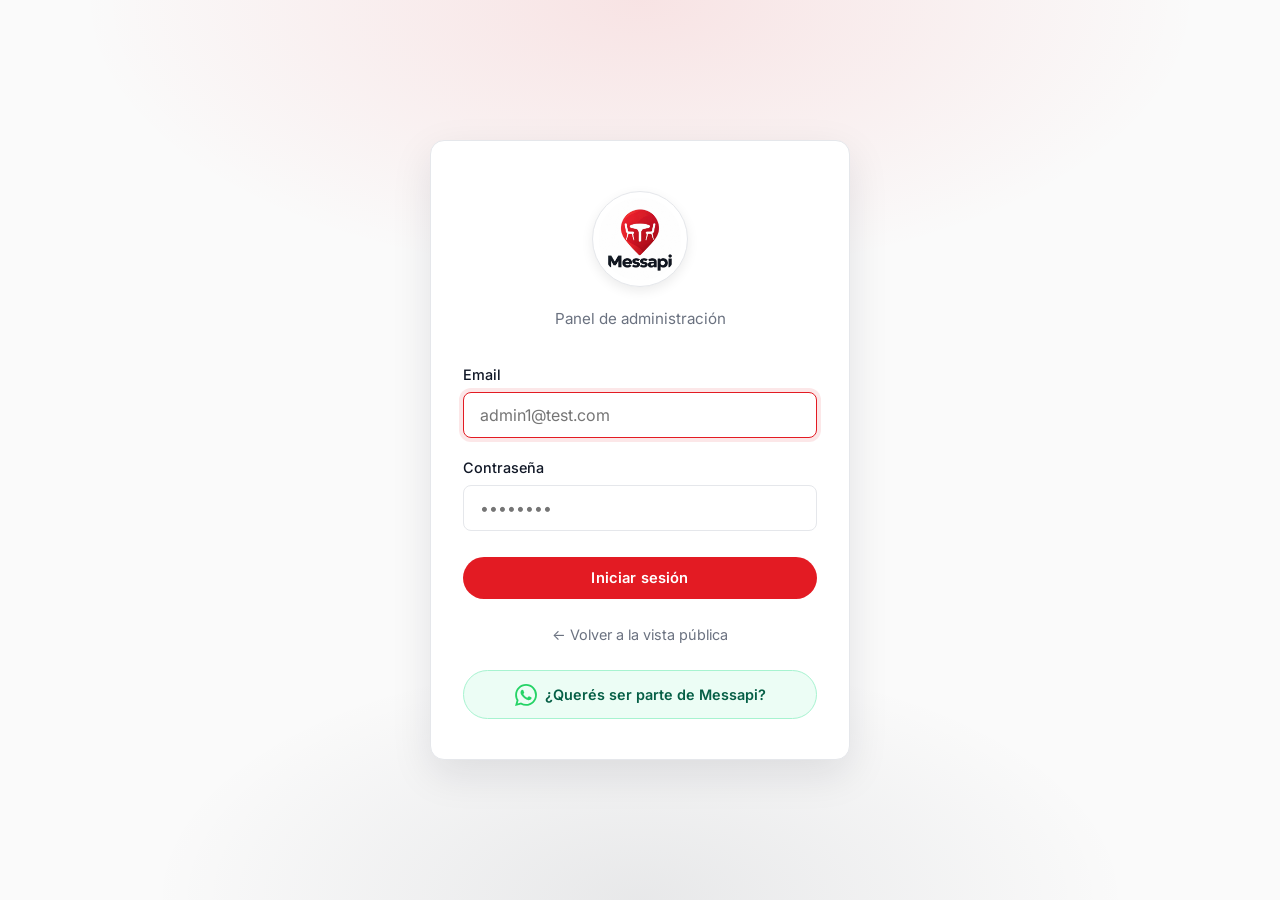
<file: index.html>
<!DOCTYPE html>
<html lang="es">
<head>
    <meta charset="UTF-8">
    <meta name="viewport"
          content="width=device-width, initial-scale=1.0, viewport-fit=cover">
    <meta name="theme-color" content="#E31B23">
    <title>Iniciar sesión — Messapi</title>

     <!-- Fuentes de Google (Playfair para títulos, Inter para textos) -->
    <link rel="preconnect" href="https://fonts.googleapis.com">
    <link rel="preconnect" href="https://fonts.gstatic.com" crossorigin>
    <link href="https://fonts.googleapis.com/css2?family=Playfair+Display:wght@600;700&family=Inter:wght@400;500;600;700&display=swap" rel="stylesheet">

     <!-- Hojas de estilo -->
    <link rel="stylesheet" href="css/global.css">
    <link rel="stylesheet" href="css/components.css">
    <link rel="stylesheet" href="css/mobile.css">
</head>
<body class="auth-page">

    <main class="auth-container">
        <div class="auth-card">
            
                        <!-- 1. Logo circular de Messapi -->
            <div style="display: flex; justify-content: center; margin-bottom: 20px; margin-top: 10px;">
                <div style="width: 96px; height: 96px; border-radius: 50%; overflow: hidden; display: flex; align-items: center; justify-content: center; background: #ffffff; border: 1px solid #e5e7eb; padding: 6px; box-shadow: 0 4px 12px rgba(0,0,0,0.08);">
                    <img src="assets/logo.jpeg" alt="Messapi" style="width: 100%; height: 100%; object-fit: contain; border-radius: 50%;">
                </div>
            </div>

           <!-- 2. Subtítulo debajo del logo -->
            <p class="auth-subtitle">Panel de administración</p>

              <!-- 3. Formulario de Login -->
            <form id="login-form" novalidate>
                <div class="form-group">
                    <!-- Campo de Email -->
                    <label for="email">Email</label>
                    <input type="email" id="email" name="email" required
                           placeholder="admin1@test.com"
                           autocomplete="email"
                           inputmode="email"
                           autofocus>
                </div>

                <!-- Campo de Contraseña -->
                <div class="form-group">
                    <label for="password">Contraseña</label>
                    <input type="password" id="password" name="password" required
                           placeholder="••••••••"
                           autocomplete="current-password">
                </div>

                  <!-- Botón para enviar el formulario -->
                <button type="submit" class="btn btn-primary btn-block" id="login-btn">
                    Iniciar sesión
                </button>

                  <!-- Cartel rojo de error (oculto por defecto) -->
                <div id="form-error" class="form-error" hidden></div>
            </form>

            <!-- 4. Link para volver a la vista pública -->
            <p class="auth-footer">
                <a href="public.html">← Volver a la vista pública</a>
            </p>

             <!-- 5. Cartel de WhatsApp para sumar restaurantes -->
            <div style="margin-top: 24px; text-align: center; width: 100%;">
                <a href="https://wa.me/5493434165613?text=Hola!%20Quiero%20sumar%20mi%20restaurante%20a%20Messapi" 
                   target="_blank" 
                   style="display: flex; align-items: center; justify-content: center; gap: 8px; padding: 12px 16px; background: #ecfdf5; border: 1px solid #a7f3d0; border-radius: 999px; text-decoration: none; color: #065f46; font-size: 0.9rem; font-weight: 600;">
                    <svg width="22" height="22" viewBox="0 0 24 24" fill="#25D366" xmlns="http://www.w3.org/2000/svg">
                        <path d="M17.472 14.382c-.297-.149-1.758-.867-2.03-.967-.273-.099-.471-.148-.67.15-.197.297-.767.966-.94 1.164-.173.199-.347.223-.644.075-.297-.15-1.255-.463-2.39-1.475-.883-.788-1.48-1.761-1.653-2.059-.173-.297-.018-.458.13-.606.134-.133.298-.347.446-.52.149-.174.198-.298.298-.497.099-.198.05-.371-.025-.52-.075-.149-.669-1.612-.916-2.207-.242-.579-.487-.5-.669-.51-.173-.008-.371-.01-.57-.01-.198 0-.52.074-.792.372-.272.297-1.04 1.016-1.04 2.479 0 1.462 1.065 2.875 1.213 3.074.149.198 2.096 3.2 5.077 4.487.709.306 1.262.489 1.694.625.712.227 1.36.195 1.871.118.571-.085 1.758-.719 2.006-1.413.248-.694.248-1.289.173-1.413-.074-.124-.272-.198-.57-.347m-5.421 7.403h-.004a9.87 9.87 0 01-5.031-1.378l-.361-.214-3.741.982.998-3.648-.235-.374a9.86 9.86 0 01-1.51-5.26c.001-5.45 4.436-9.884 9.888-9.884 2.64 0 5.122 1.03 6.988 2.898a9.825 9.825 0 012.893 6.994c-.003 5.45-4.437 9.884-9.885 9.884m8.413-18.297A11.815 11.815 0 0012.05 0C5.495 0 .16 5.335.157 11.892c0 2.096.547 4.142 1.588 5.945L.057 24l6.305-1.654a11.882 11.882 0 005.683 1.448h.005c6.554 0 11.89-5.335 11.893-11.893a11.821 11.821 0 00-3.48-8.413z"/>
                    </svg>
                    ¿Querés ser parte de Messapi?
                </a>
            </div>

        </div>
    </main>

     <!-- Scripts (se cargan en orden para que las dependencias funcionen) -->
    <script src="js/config.js"></script>  <!-- Configuración global (URL de la API) -->
    <script src="js/utils/session.js"></script> <!-- Manejo del token y sesión -->
    <script src="js/utils/ui.js"></script>  <!-- Toasts, modales y loaders -->
    <script src="js/utils/guard.js"></script> <!-- Protección de rutas -->
    <script src="js/services/client.js"></script> <!-- Cliente HTTP (fetch) -->
    <script src="js/services/auth.js"></script> <!-- Lógica de login/logout -->
    <script src="js/pages/login.js"></script>  <!-- Lógica específica de esta página -->
</body>
</html>
</file>
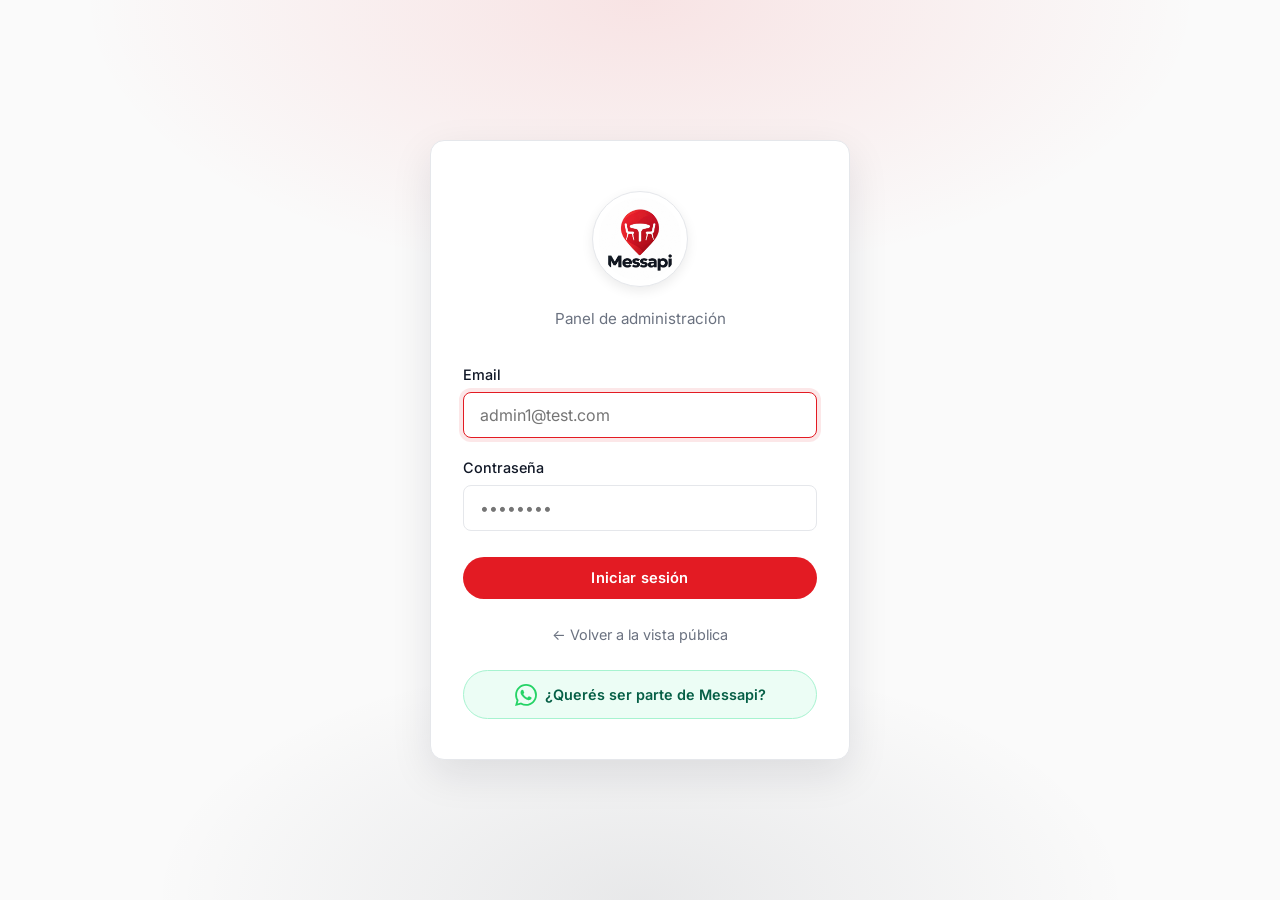
<file: home.html>
<!DOCTYPE html>
<html lang="es">
<head>
    <meta charset="UTF-8">
    <meta name="viewport"
          content="width=device-width, initial-scale=1.0, viewport-fit=cover">
    <meta name="theme-color" content="#8B1E3F">
    <title>Panel — Messapi</title>

    <link rel="preconnect" href="https://fonts.googleapis.com">
    <link rel="preconnect" href="https://fonts.gstatic.com" crossorigin>
    <link href="https://fonts.googleapis.com/css2?family=Playfair+Display:wght@600;700&family=Inter:wght@400;500;600;700&display=swap" rel="stylesheet">

    <link rel="stylesheet" href="css/global.css">
    <link rel="stylesheet" href="css/components.css">
    <link rel="stylesheet" href="css/mobile.css">
</head>
<body>

    <!-- ============================================
         Navbar
         ============================================ -->
    <header class="app-navbar">
        <div class="app-navbar__inner">

<div class="app-navbar__brand" style="display: flex; align-items: center; gap: 8px;">
    
    <!-- Logo en círculo -->
    <div style="width: 32px; height: 32px; border-radius: 50%; overflow: hidden; display: flex; align-items: center; justify-content: center; background: #ffffff; border: 1px solid var(--border); padding: 2px; flex-shrink: 0;">
        <img src="assets/logo.jpeg" alt="Messapi" style="width: 100%; height: 100%; object-fit: contain; border-radius: 50%;">
    </div>

    <!-- Texto "Messapi" y Badge "Admin" -->
    <span style="font-family: var(--font-display); font-size: 1.1rem; font-weight: 700; color: var(--ink);">Messapi</span>
    <span class="app-navbar__badge" style="margin-left: 0;">Admin</span>
    
</div>

            <nav class="app-navbar__actions">
                <button type="button" class="navbar-btn is-active" id="nav-home" title="Home">
                    <svg class="navbar-btn__icon" viewBox="0 0 24 24" width="18" height="18" aria-hidden="true">
                        <path d="M3 10.5 12 3l9 7.5V21a1 1 0 0 1-1 1h-5v-7h-6v7H4a1 1 0 0 1-1-1V10.5Z"
                              fill="none" stroke="currentColor" stroke-width="1.8"
                              stroke-linejoin="round" stroke-linecap="round"/>
                    </svg>
                    <span class="navbar-btn__label">Home</span>
                </button>

                <button type="button" class="navbar-btn" id="nav-edit" title="Editar">
                    <svg class="navbar-btn__icon" viewBox="0 0 24 24" width="18" height="18" aria-hidden="true">
                        <path d="M4 20h4l10-10-4-4L4 16v4Z"
                              fill="none" stroke="currentColor" stroke-width="1.8"
                              stroke-linejoin="round" stroke-linecap="round"/>
                        <path d="M13.5 6.5 17.5 10.5"
                              fill="none" stroke="currentColor" stroke-width="1.8"
                              stroke-linecap="round"/>
                    </svg>
                    <span class="navbar-btn__label">Editar</span>
                </button>

                <a href="public.html" class="navbar-btn" id="nav-public" title="Vista pública">
                    <svg class="navbar-btn__icon" viewBox="0 0 24 24" width="18" height="18" aria-hidden="true">
                        <path d="M2 12s3.5-7 10-7 10 7 10 7-3.5 7-10 7S2 12 2 12Z"
                              fill="none" stroke="currentColor" stroke-width="1.8"
                              stroke-linejoin="round" stroke-linecap="round"/>
                        <circle cx="12" cy="12" r="3"
                                fill="none" stroke="currentColor" stroke-width="1.8"/>
                    </svg>
                    <span class="navbar-btn__label">Vista pública</span>
                </a>

                <button type="button" class="navbar-btn navbar-btn--danger" id="nav-logout" title="Cerrar sesión">
                    <svg class="navbar-btn__icon" viewBox="0 0 24 24" width="18" height="18" aria-hidden="true">
                        <path d="M15 3h4a1 1 0 0 1 1 1v16a1 1 0 0 1-1 1h-4"
                              fill="none" stroke="currentColor" stroke-width="1.8"
                              stroke-linecap="round"/>
                        <path d="M10 17l-5-5 5-5"
                              fill="none" stroke="currentColor" stroke-width="1.8"
                              stroke-linecap="round" stroke-linejoin="round"/>
                        <path d="M5 12h12"
                              fill="none" stroke="currentColor" stroke-width="1.8"
                              stroke-linecap="round"/>
                    </svg>
                    <span class="navbar-btn__label">Salir</span>
                </button>
            </nav>

        </div>
    </header>

    <!-- ============================================
         Panel de mesas
         ============================================ -->
    <main class="tables-panel">

        <!-- Hero -->
        <section class="tables-hero">
            <div class="tables-hero__head">
                <h1 class="tables-hero__title">PANEL GENERAL DE MESAS</h1>

                <label class="toggle" id="open-toggle" title="Abrir o cerrar el restaurante">
                    <input type="checkbox" id="open-checkbox">
                    <span class="toggle__track">
                        <span class="toggle__thumb"></span>
                    </span>
                    <span class="toggle__label" id="toggle-label">—</span>
                </label>
            </div>

            <p class="tables-hero__subtitle" id="restaurant-info">Cargando...</p>

                        <!-- Buscador y Filtros -->
            <div style="margin-top: 16px; display: flex; flex-direction: column; gap: 10px;">
                
                <!-- Buscador de mesas -->
                <div class="search-table-wrapper">
                    <span class="search-table-icon">
                        <svg viewBox="0 0 24 24" width="18" height="18" fill="none" stroke="currentColor" stroke-width="2.5">
                            <circle cx="11" cy="11" r="7"/>
                            <path d="m20 20-3.5-3.5" stroke-linecap="round"/>
                        </svg>
                    </span>
                    <input type="number" id="search-table-input" placeholder="Buscar mesa N°..." class="search-table-input">
                </div>

                <!-- Filtros por estado -->
                <div class="tables-filter" id="tables-filter" style="margin-top: 0;">
                    <button type="button" class="filter-tab is-active" data-filter="all">
                        Todas (<span id="count-all">0</span>)
                    </button>
                    <button type="button" class="filter-tab" data-filter="available">
                        <span class="filter-tab__dot filter-tab__dot--green"></span>
                        Libres (<span id="count-available">0</span>)
                    </button>
                    <button type="button" class="filter-tab" data-filter="occupied">
                        <span class="filter-tab__dot filter-tab__dot--red"></span>
                        Ocupadas (<span id="count-occupied">0</span>)
                    </button>
                    <button type="button" class="filter-tab" data-filter="reserved">
                        <span class="filter-tab__dot filter-tab__dot--yellow"></span>
                        Reservadas (<span id="count-reserved">0</span>)
                    </button>
                </div>
            </div>

        <!-- Loading -->
        <div id="loading" class="state-block">
            <div class="spinner"></div>
            <p>Cargando tus mesas...</p>
        </div>

        <!-- Sin restaurante -->
        <section id="empty-state" class="empty-restaurant" hidden>
            <div class="empty-restaurant__card">
                <h2 class="empty-restaurant__title">Todavía no tenés un restaurante</h2>
                <p class="empty-restaurant__text">
                    Creá tu primer restaurante para empezar a gestionar tus mesas.
                </p>
                <button type="button" class="btn btn-primary" id="create-restaurant-btn">
                    Crear mi restaurante
                </button>
            </div>
        </section>

        <!-- Sin mesas -->
        <section id="no-tables-state" class="state-block" hidden>
            <p>No tenés mesas todavía.</p>
            <button type="button" class="btn btn-primary" id="add-tables-btn">
                Agregar mesas
            </button>
        </section>

        <!-- Grid de mesas -->
        <section id="tables-content" hidden>
            <div id="tables-grid" class="tables-grid"></div>

            <!-- Leyenda -->
            <div class="legend">
                <span class="legend__item">
                    <span class="legend__dot legend__dot--available"></span>
                    Disponible
                </span>
                <span class="legend__item">
                    <span class="legend__dot legend__dot--reserved"></span>
                    Reservada
                </span>
                <span class="legend__item">
                    <span class="legend__dot legend__dot--occupied"></span>
                    Ocupada
                </span>
            </div>
        </section>

    </main>

    <!-- ============================================
         Modal: Editar restaurante
         ============================================ -->
    <div class="modal-overlay" id="edit-modal" hidden>
        <div class="modal modal--large">

            <div class="modal__header">
                <h2 class="modal__title" id="edit-modal-title">Editar restaurante</h2>
                <button type="button" class="modal__close" id="edit-cancel" aria-label="Cerrar">✕</button>
            </div>

            <!-- Pestañas -->
            <div class="tabs">
                <button type="button" class="tab is-active" data-tab="info">
                    Información
                </button>
                <button type="button" class="tab" data-tab="add">
                    Agregar mesas
                </button>
                <button type="button" class="tab" data-tab="remove">
                    Eliminar mesas
                </button>
            </div>

            <form id="edit-form" novalidate>

                <!-- Pestaña 1: Información -->
                <div class="tab-panel is-active" data-panel="info">
                    <div class="form-group">
                        <label for="name">Nombre</label>
                        <input type="text" id="name" required maxlength="150">
                    </div>
                    <div class="form-group">
                        <label for="address">Dirección</label>
                        <input type="text" id="address" required maxlength="255">
                    </div>
                    <div class="form-group">
                        <label for="phone">Teléfono</label>
                        <input type="text" id="phone" maxlength="30">
                    </div>
                    <div class="form-group">
                        <label for="description">Descripción</label>
                        <textarea id="description" rows="3" maxlength="1000"></textarea>
                    </div>
                </div>

                <!-- Pestaña 2: Agregar mesas -->
                <div class="tab-panel" data-panel="add">
                    <p class="form-section__hint">
                        Se agregarán mesas nuevas con la cantidad de sillas que elijas.
                    </p>

                    <div class="form-group" style="margin-top: 24px;">
                        <label class="numberbox__label">¿Cuántas mesas querés agregar?</label>
                        <div class="numberbox" id="add-tables-numberbox">
                            <button type="button" class="numberbox__btn" id="add-tables-minus">−</button>
                            <input type="number" class="numberbox__input" id="add-tables-count" min="1" max="100" step="1" value="5">
                            <button type="button" class="numberbox__btn" id="add-tables-plus">+</button>
                        </div>
                    </div>

                    <div class="form-group">
                        <label class="numberbox__label">¿Cuántas sillas tiene cada mesa?</label>
                        <div class="numberbox" id="add-chairs-numberbox">
                            <button type="button" class="numberbox__btn" id="add-chairs-minus">−</button>
                            <input type="number" class="numberbox__input" id="add-chairs-count" min="1" max="20" step="1" value="4">
                            <button type="button" class="numberbox__btn" id="add-chairs-plus">+</button>
                        </div>
                    </div>

                    <p class="numberbox__hint" id="add-hint">
                        Se agregarán <strong>5</strong> mesas con <strong>4</strong> sillas cada una.
                    </p>
                </div>

                <!-- Pestaña 3: Eliminar mesas -->
                <div class="tab-panel" data-panel="remove">
                    <p class="form-section__hint">
                        Se eliminarán las mesas con mayor número. Si alguna está ocupada, no se podrá.
                    </p>

                    <p class="remove-info" id="remove-info">
                        Actualmente tenés <strong>0</strong> mesas.
                    </p>

                    <div class="form-group" style="margin-top: 16px;">
                        <label class="numberbox__label">¿Cuántas mesas querés eliminar?</label>
                        <div class="numberbox" id="remove-tables-numberbox">
                            <button type="button" class="numberbox__btn" id="remove-tables-minus">−</button>
                            <input type="number" class="numberbox__input" id="remove-tables-count" min="0" max="100" step="1" value="0">
                            <button type="button" class="numberbox__btn" id="remove-tables-plus">+</button>
                        </div>
                    </div>

                    <p class="numberbox__hint" id="remove-hint">
                        Se eliminarán <strong>0</strong> mesas.
                    </p>
                </div>

                <!-- Error general -->
                <div id="form-error" class="form-error" hidden></div>

                <!-- Acciones -->
                <div class="modal__actions">
                    <button type="button" class="btn btn-outline" id="edit-cancel-2">
                        Cancelar
                    </button>
                    <button type="submit" class="btn btn-primary" id="edit-save">
                        Guardar
                    </button>
                </div>

            </form>
        </div>
    </div>

    <!-- ============================================
         Modal: Crear restaurante
         ============================================ -->
    <div class="modal-overlay" id="create-modal" hidden>
        <div class="modal">
            <h2 class="modal__title">Crear restaurante</h2>
            <p class="modal__message">Completá los datos de tu restaurante.</p>

            <form id="create-restaurant-form" novalidate>
                <div class="form-group">
                    <label for="create-name">Nombre</label>
                    <input type="text" id="create-name" required maxlength="150">
                </div>
                <div class="form-group">
                    <label for="create-address">Dirección</label>
                    <input type="text" id="create-address" required maxlength="255">
                </div>
                <div class="form-group">
                    <label for="create-phone">Teléfono</label>
                    <input type="text" id="create-phone" maxlength="30">
                </div>
                <div class="form-group">
                    <label for="create-description">Descripción</label>
                    <textarea id="create-description" rows="3" maxlength="1000"></textarea>
                </div>

                <div id="modal-error" class="form-error" hidden></div>

                <div class="modal__actions">
                    <button type="button" class="btn btn-outline" id="cancel-create-btn">
                        Cancelar
                    </button>
                    <button type="submit" class="btn btn-primary" id="submit-create-btn">
                        Crear restaurante
                    </button>
                </div>
            </form>
        </div>
    </div>

    <!-- ============================================
         Modal: Confirmar cambio
         ============================================ -->
    <div class="modal-overlay" id="confirm-modal" hidden>
        <div class="modal">
            <h2 class="modal__title" id="confirm-title">Confirmar cambio</h2>
            <p class="modal__message" id="confirm-message"></p>
            <div class="modal__actions">
                <button type="button" class="btn btn-outline" id="confirm-cancel">Cancelar</button>
                <button type="button" class="btn btn-primary" id="confirm-ok">Confirmar</button>
            </div>
        </div>
    </div>

    <!-- ============================================
         Modal: Bloqueado
         ============================================ -->
    <div class="modal-overlay" id="blocked-modal" hidden>
        <div class="modal">
            <h2 class="modal__title">No se puede reducir</h2>
            <p class="modal__message" id="blocked-message"></p>
            <div class="modal__actions">
                <button type="button" class="btn btn-primary" id="blocked-ok">Entendido</button>
            </div>
        </div>
    </div>

    <!-- Scripts -->
    <script src="js/config.js"></script>
    <script src="js/utils/session.js"></script>
    <script src="js/utils/ui.js"></script>
    <script src="js/utils/guard.js"></script>
    <script src="js/services/client.js"></script>
    <script src="js/services/auth.js"></script>
    <script src="js/services/restaurants.js"></script>
    <script src="js/services/tables.js"></script>
    <script src="js/pages/home.js"></script>
</body>
</html>
</file>
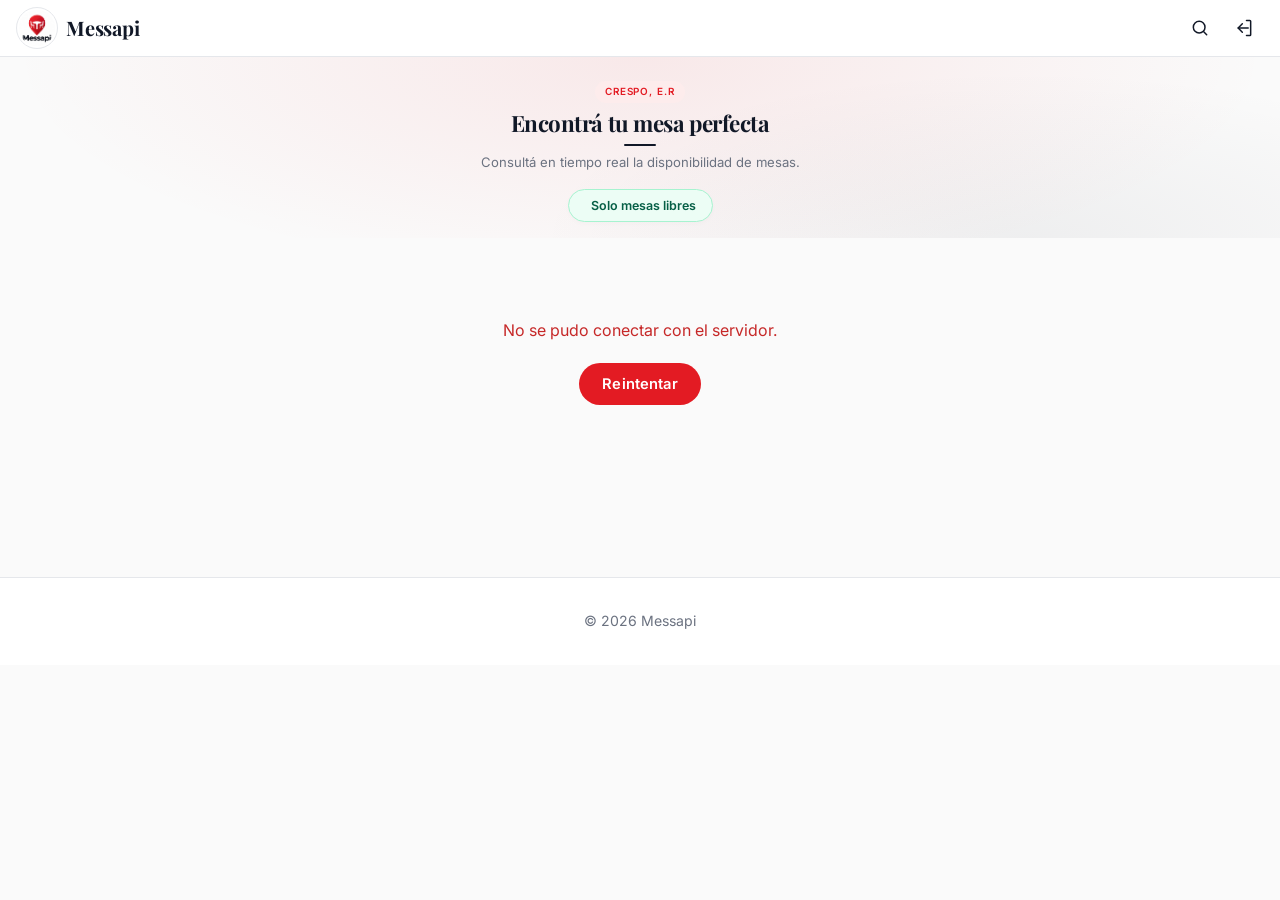
<file: public.html>
<!DOCTYPE html>
<html lang="es">

<head>
    <meta charset="UTF-8">
    <meta name="viewport" content="width=device-width, initial-scale=1.0, viewport-fit=cover">
    <meta name="theme-color" content="#8B1E3F">
    <title>Restaurantes — Messapi</title>

    <link rel="preconnect" href="https://fonts.googleapis.com">
    <link rel="preconnect" href="https://fonts.gstatic.com" crossorigin>
    <link
        href="https://fonts.googleapis.com/css2?family=Playfair+Display:wght@600;700&family=Inter:wght@400;500;600;700&display=swap"
        rel="stylesheet">

    <link rel="stylesheet" href="css/global.css">
    <link rel="stylesheet" href="css/components.css">
    <link rel="stylesheet" href="css/mobile.css">
</head>

<body class="public-page">

    <header class="app-header">
        <div class="app-header__inner"
            style="display: flex; align-items: center; justify-content: space-between; height: 56px; padding: 0 16px;">

            <!-- LOGO A LA IZQUIERDA -->
            <a href="public.html" style="display: flex; align-items: center; gap: 8px; text-decoration: none;">
                <!-- El círculo blanco -->
                <div
                    style="width: 42px; height: 42px; border-radius: 50%; overflow: hidden; display: flex; align-items: center; justify-content: center; background: #ffffff; border: 1px solid #e5e7eb; flex-shrink: 0; padding: 2px;">

                    <!-- La imagen se adapta completa sin recortarse (object-fit: contain) -->
                    <img src="assets/logo.jpeg" alt="Messapi"
                        style="width: 100%; height: 100%; object-fit: contain; border-radius: 50%;">

                </div>

                <!-- El texto "Messapi" -->
                <span
                    style="font-family: var(--font-display); font-size: 1.25rem; font-weight: 700; color: #111827; letter-spacing: -0.01em;">Messapi</span>
            </a>

            <div class="app-header__actions">
                <button type="button" class="icon-btn" id="search-toggle" aria-label="Buscar">
                    <svg viewBox="0 0 24 24" width="20" height="20" aria-hidden="true">
                        <circle cx="11" cy="11" r="7" fill="none" stroke="currentColor" stroke-width="1.8" />
                        <path d="m20 20-3.5-3.5" fill="none" stroke="currentColor" stroke-width="1.8"
                            stroke-linecap="round" />
                    </svg>
                </button>

                <a href="index.html" class="icon-btn" id="nav-login" aria-label="Iniciar sesión">
                    <svg viewBox="0 0 24 24" width="20" height="20" aria-hidden="true">
                        <path d="M15 3h4a1 1 0 0 1 1 1v16a1 1 0 0 1-1 1h-4" fill="none" stroke="currentColor"
                            stroke-width="1.8" stroke-linecap="round" />
                        <path d="M10 17l-5-5 5-5" fill="none" stroke="currentColor" stroke-width="1.8"
                            stroke-linecap="round" stroke-linejoin="round" />
                        <path d="M5 12h12" fill="none" stroke="currentColor" stroke-width="1.8"
                            stroke-linecap="round" />
                    </svg>
                </a>

                <a href="home.html" class="icon-btn" id="nav-back" hidden aria-label="Volver al panel">
                    <svg viewBox="0 0 24 24" width="20" height="20" aria-hidden="true">
                        <path d="M3 10.5 12 3l9 7.5V21a1 1 0 0 1-1 1h-5v-7h-6v7H4a1 1 0 0 1-1-1V10.5Z" fill="none"
                            stroke="currentColor" stroke-width="1.8" stroke-linejoin="round" stroke-linecap="round" />
                    </svg>
                </a>
            </div>
        </div>

        <div class="search-panel" id="search-panel" hidden>
            <div class="search-panel__inner">
                <span class="search-panel__icon">🔍</span>
                <input type="text" id="search-input"
                    placeholder="Buscar restaurante (ej: calle, nombre, descripción)..." autocomplete="off"
                    inputmode="search">
                <button type="button" class="search-panel__close" id="search-close" aria-label="Cerrar">✕</button>
            </div>
        </div>
    </header>

    <section class="hero">
        <div class="hero__inner">
            <p class="hero__eyebrow">Crespo, E.R</p>
            <h1 class="hero__title">Encontrá tu mesa perfecta</h1>
            <p class="hero__subtitle">
                Consultá en tiempo real la disponibilidad de mesas.
            </p>

            <!-- Botón "Solo libres" -->
            <div class="mobile-filters" id="mobile-filters" style="justify-content: center;">
                <button type="button" class="m-pill m-pill--only-open" id="only-open-btn">
                    <span class="dot-pulse dot-pulse--green"></span> Solo mesas libres
                </button>
            </div>
        </div>
    </section>

    <main class="public-main">

        <div id="loading" class="state-block">
            <div class="spinner"></div>
            <p>Cargando restaurantes...</p>
        </div>

        <div id="error-box" class="state-block state-block--error" hidden>
            <p id="error-message">Ocurrió un error.</p>
            <button class="btn btn-primary" onclick="location.reload()">Reintentar</button>
        </div>

        <div id="empty-box" class="state-block" hidden>
            <div class="empty-icon">🍽️</div>
            <p id="empty-message">No hay restaurantes registrados todavía.</p>
        </div>

        <section id="restaurants-list" class="restaurants-list" hidden></section>

    </main>

    <button id="back-to-top" class="back-to-top" aria-label="Volver arriba">
        <svg viewBox="0 0 24 24" width="26" height="26" aria-hidden="true">
            <path d="M12 19V5M5 12l7-7 7 7" fill="none" stroke="currentColor" stroke-width="2.5" stroke-linecap="round"
                stroke-linejoin="round" />
        </svg>
    </button>

    <footer class="app-footer">
        <p>&copy; 2026 Messapi</p>
    </footer>

    <script src="js/config.js"></script>
    <script src="js/utils/session.js"></script>
    <script src="js/utils/ui.js"></script>
    <script src="js/services/client.js"></script>
    <script src="js/services/public.js"></script>
    <script>
        // Header: mostrar "Login" o "Volver al panel" según sesión.
        (function () {
            const backBtn = document.getElementById('nav-back');
            const loginBtn = document.getElementById('nav-login');
            if (!backBtn || !loginBtn) return;

            if (Session.isLogged()) {
                backBtn.hidden = false;
                loginBtn.hidden = true;
            } else {
                backBtn.hidden = true;
                loginBtn.hidden = false;
            }
        })();
    </script>
    <script src="js/pages/public.js"></script>
</body>

</html>
</file>
<file: css/global.css>
/* =========================================================
   Reset y variables
   ========================================================= */
*, *::before, *::after {
    box-sizing: border-box;
    margin: 0;
    padding: 0;
}

:root {
    /* Paleta principal (Basada en el Logo Messapi) */
    --wine:        #E31B23; /* Rojo vibrante */
    --wine-dark:   #B31218; /* Rojo oscuro para hover */
    --wine-light:  #FDECEC; /* Rojo muy claro para fondos */

    --ink:         #111827; /* Negro del texto Messapi */
    --ink-soft:    #374151;
    --muted:       #6B7280;
    --muted-soft:  #9CA3AF;

    --gold:        #111827; /* Negro para mantener la elegancia */
    --gold-soft:   #E5E7EB;

    --cream:       #FAFAFA;
    --surface:     #FFFFFF;
    --border:      #E5E7EB;
    --border-dark: #D1D5DB;

    /* Estados */
    --success:     #2E7D32;
    --success-bg:  #E8F5E9;
    --warning:     #E65100;
    --warning-bg:  #FFF3E0;
    --danger:      #C62828;
    --danger-bg:   #FFEBEE;
    --info:        #1565C0;
    --info-bg:     #E3F2FD;
    --muted-bg:    #F3F4F6;

    /* Radios y sombras */
    --radius:      14px;
    --radius-sm:   8px;
    --radius-full: 999px;

    --shadow-sm:   0 1px 3px rgba(17, 24, 39, 0.04);
    --shadow-md:   0 4px 14px rgba(17, 24, 39, 0.06);
    --shadow-lg:   0 14px 40px rgba(17, 24, 39, 0.10);

    /* Tipografía */
    --font-display: 'Playfair Display', Georgia, serif;
    --font-sans:    'Inter', -apple-system, BlinkMacSystemFont, 'Segoe UI', Roboto, sans-serif;
}

[hidden] { display: none !important; }

html {
    font-family: var(--font-sans);
    color: var(--ink);
    background: var(--cream);
    line-height: 1.6;
    -webkit-font-smoothing: antialiased;
    -moz-osx-font-smoothing: grayscale;
}

body { min-height: 100vh; }

a { color: var(--wine); text-decoration: none; transition: color 0.15s; }
a:hover { color: var(--wine-dark); text-decoration: none; }

.container {
    width: 100%;
    max-width: 1200px;
    margin: 0 auto;
    padding: 0 24px;
}

/* =========================================================
   Header público  (Vista Pública)
   ========================================================= */
.app-header {
    background: rgba(255, 255, 255, 0.95);
    backdrop-filter: saturate(180%) blur(10px);
    -webkit-backdrop-filter: saturate(180%) blur(10px);
    border-bottom: 1px solid var(--border);
    position: sticky;
    top: 0;
    z-index: 100;
}

.app-header__inner {
    display: flex;
    align-items: center;
    justify-content: space-between;
    height: 72px;
}

.app-header__logo {
    display: flex;
    align-items: center;
    gap: 10px;
    font-family: var(--font-display);
    font-size: 1.25rem;
    font-weight: 700;
    color: var(--ink);
    letter-spacing: -0.01em;
}
.app-header__logo:hover { color: var(--wine); }

.logo-icon { font-size: 1.5rem; }
.logo-text { line-height: 1; }
.app-header__nav { display: flex; gap: 10px; }

/* =========================================================
   Hero público
   ========================================================= */
.hero {
    position: relative;
    padding: 72px 0 56px;
    background:
        radial-gradient(900px 320px at 50% 0%, rgba(227, 27, 35, 0.08) 0%, transparent 70%),
        radial-gradient(700px 240px at 80% 100%, rgba(17, 24, 39, 0.05) 0%, transparent 70%),
        var(--cream);
    text-align: center;
}

.hero__inner { position: relative; z-index: 1; }

.hero__eyebrow {
    display: inline-block;
    font-size: 0.78rem;
    font-weight: 600;
    letter-spacing: 0.15em;
    text-transform: uppercase;
    color: var(--wine);
    padding: 6px 16px;
    background: var(--wine-light);
    border-radius: var(--radius-full);
    margin-bottom: 18px;
}

.hero__title {
    font-family: var(--font-display);
    font-size: 3rem;
    font-weight: 700;
    line-height: 1.1;
    letter-spacing: -0.02em;
    color: var(--ink);
    margin-bottom: 14px;
}

.hero__title::after {
    content: '';
    display: block;
    width: 60px;
    height: 3px;
    background: var(--gold);
    margin: 18px auto 0;
    border-radius: 2px;
}

.hero__subtitle {
    color: var(--muted);
    font-size: 1.08rem;
    max-width: 560px;
    margin: 0 auto;
    line-height: 1.6;
}

/* =========================================================
   Stats públicos
   ========================================================= */
.stats-section {
    margin-top: -32px;
    margin-bottom: 40px;
    position: relative;
    z-index: 2;
}

.stats-grid {
    display: grid;
    grid-template-columns: repeat(3, 1fr);
    gap: 16px;
}

.stat-card {
    background: var(--surface);
    border: 1px solid var(--border);
    border-radius: var(--radius);
    padding: 22px 20px;
    box-shadow: var(--shadow-md);
    text-align: center;
    transition: transform 0.2s, box-shadow 0.2s;
}
.stat-card:hover { transform: translateY(-2px); box-shadow: var(--shadow-lg); }

.stat-card__icon { font-size: 1.6rem; margin-bottom: 8px; line-height: 1; }

.stat-card__value {
    font-family: var(--font-display);
    font-size: 2rem;
    font-weight: 700;
    color: var(--wine);
    line-height: 1.1;
    margin-bottom: 4px;
    letter-spacing: -0.02em;
}

.stat-card__value--text {
    font-size: 1.1rem;
    color: var(--ink);
    white-space: nowrap;
    overflow: hidden;
    text-overflow: ellipsis;
    max-width: 100%;
    padding: 0 8px;
}

.stat-card__label {
    font-size: 0.78rem;
    color: var(--muted);
    text-transform: uppercase;
    letter-spacing: 0.08em;
    font-weight: 600;
}

/* =========================================================
   Toolbar (buscador + orden)
   ========================================================= */
.toolbar {
    display: flex;
    gap: 14px;
    align-items: center;
    margin-bottom: 28px;
    flex-wrap: wrap;
}

.toolbar__search {
    flex: 1 1 340px;
    position: relative;
    display: flex;
    align-items: center;
}

.toolbar__search-icon {
    position: absolute;
    left: 18px;
    font-size: 1rem;
    color: var(--muted);
    pointer-events: none;
    transition: color 0.15s;
}

.toolbar__search input {
    width: 100%;
    padding: 14px 18px 14px 46px;
    font-size: 0.95rem;
    font-family: inherit;
    border: 1px solid var(--border);
    border-radius: var(--radius-full);
    background: var(--surface);
    color: var(--ink);
    transition: border-color 0.15s, box-shadow 0.15s;
    box-shadow: var(--shadow-sm);
}
.toolbar__search input::placeholder { color: var(--muted-soft); }
.toolbar__search input:focus {
    outline: none;
    border-color: var(--wine);
    box-shadow: 0 0 0 4px rgba(227, 27, 35, 0.10);
}
.toolbar__search input:focus + .toolbar__search-icon { color: var(--wine); }

.toolbar__sort {
    display: flex;
    align-items: center;
    gap: 10px;
    color: var(--muted);
    font-size: 0.9rem;
    font-weight: 500;
}

.toolbar__sort select {
    padding: 13px 18px;
    font-size: 0.9rem;
    font-family: inherit;
    border: 1px solid var(--border);
    border-radius: var(--radius-full);
    background: var(--surface);
    color: var(--ink);
    cursor: pointer;
    box-shadow: var(--shadow-sm);
    transition: border-color 0.15s, box-shadow 0.15s;
}
.toolbar__sort select:focus {
    outline: none;
    border-color: var(--wine);
    box-shadow: 0 0 0 4px rgba(227, 27, 35, 0.10);
}

/* =========================================================
   Botones
   ========================================================= */
.btn {
    display: inline-flex;
    align-items: center;
    justify-content: center;
    gap: 6px;
    padding: 11px 22px;
    font-size: 0.92rem;
    font-weight: 600;
    font-family: inherit;
    border: 1px solid transparent;
    border-radius: var(--radius-full);
    cursor: pointer;
    transition: background 0.15s, border-color 0.15s, color 0.15s, opacity 0.15s, transform 0.1s;
    text-decoration: none;
    white-space: nowrap;
    letter-spacing: 0.01em;
}
.btn:disabled { opacity: 0.6; cursor: not-allowed; }
.btn:active:not(:disabled) { transform: translateY(1px); }

.btn-primary { background: var(--wine); color: #fff; }
.btn-primary:hover:not(:disabled) { background: var(--wine-dark); }

.btn-outline { background: transparent; border-color: var(--border-dark); color: var(--ink); }
.btn-outline:hover { background: var(--wine); border-color: var(--wine); color: #fff; }

.btn-sm { padding: 9px 18px; font-size: 0.85rem; }
.btn-block { width: 100%; margin-top: 8px; }

/* =========================================================
   Estados (loading / error / empty)
   ========================================================= */
.state-block {
    text-align: center;
    padding: 80px 20px;
    color: var(--muted);
    font-size: 1rem;
}
.state-block--error { color: var(--danger); }
.state-block--error p { margin-bottom: 20px; }
.empty-icon { font-size: 3rem; margin-bottom: 14px; opacity: 0.4; }

/* =========================================================
   Grid público
   ========================================================= */
.public-main { padding-bottom: 60px; }

.cards-grid {
    display: grid;
    grid-template-columns: repeat(auto-fill, minmax(340px, 1fr));
    gap: 24px;
}

/* =========================================================
   Footer
   ========================================================= */
.app-footer {
    margin-top: 60px;
    padding: 32px 0;
    border-top: 1px solid var(--border);
    text-align: center;
    color: var(--muted);
    font-size: 0.88rem;
    background: var(--surface);
}

/* =========================================================
   Autenticación (login)
   ========================================================= */
.auth-page {
    display: flex;
    align-items: center;
    justify-content: center;
    min-height: 100vh;
    padding: 24px;
    background:
        radial-gradient(800px 400px at 50% 0%, rgba(227, 27, 35, 0.10) 0%, transparent 70%),
        radial-gradient(700px 350px at 50% 100%, rgba(17, 24, 39, 0.08) 0%, transparent 70%),
        var(--cream);
}

.auth-container { width: 100%; max-width: 420px; }

.auth-card {
    background: var(--surface);
    border: 1px solid var(--border);
    border-radius: var(--radius);
    padding: 40px 32px;
    box-shadow: var(--shadow-lg);
}

.auth-logo { text-align: center; font-size: 2.5rem; margin-bottom: 8px; line-height: 1; }

.auth-title {
    font-family: var(--font-display);
    font-size: 1.75rem;
    font-weight: 700;
    text-align: center;
    color: var(--ink);
    letter-spacing: -0.01em;
    margin-bottom: 6px;
}

.auth-subtitle { text-align: center; color: var(--muted); font-size: 0.95rem; margin-bottom: 32px; }

.auth-footer { margin-top: 24px; text-align: center; font-size: 0.9rem; }
.auth-footer a { color: var(--muted); transition: color 0.15s; }
.auth-footer a:hover { color: var(--wine); }

.auth-card .form-group { margin-bottom: 18px; }
.auth-card .form-group label { display: block; margin-bottom: 6px; font-weight: 500; font-size: 0.9rem; color: var(--ink); }

.auth-card .form-group input {
    width: 100%;
    padding: 12px 16px;
    border: 1px solid var(--border);
    border-radius: var(--radius-sm);
    font-size: 1rem;
    font-family: inherit;
    background: var(--surface);
    color: var(--ink);
    transition: border-color 0.15s, box-shadow 0.15s;
}

.auth-card .form-group input:focus {
    outline: none;
    border-color: var(--wine);
    box-shadow: 0 0 0 4px rgba(227, 27, 35, 0.10);
}

.form-error {
    margin-top: 14px;
    padding: 12px 14px;
    background: var(--danger-bg);
    border: 1px solid var(--danger);
    border-radius: var(--radius-sm);
    color: var(--danger);
    font-size: 0.9rem;
}

/* =========================================================
   Modal (base)
   ========================================================= */
.modal-overlay {
    position: fixed;
    inset: 0;
    background: rgba(17, 24, 39, 0.5);
    display: flex;
    align-items: center;
    justify-content: center;
    padding: 20px;
    z-index: 1000;
    animation: fadeIn 0.2s ease-out;
}

@keyframes fadeIn { from { opacity: 0; } to { opacity: 1; } }

.modal {
    background: var(--surface);
    border-radius: var(--radius);
    padding: 32px;
    max-width: 480px;
    width: 100%;
    box-shadow: var(--shadow-lg);
    animation: modalIn 0.25s cubic-bezier(0.4, 0, 0.2, 1);
    max-height: calc(100vh - 40px);
    overflow-y: auto;
}

@keyframes modalIn {
    from { opacity: 0; transform: translateY(12px) scale(0.98); }
    to   { opacity: 1; transform: translateY(0) scale(1); }
}

.modal--large { max-width: 560px; }

.modal__header { display: flex; align-items: center; justify-content: space-between; margin-bottom: 20px; }
.modal__header .modal__title { margin-bottom: 0; }

.modal__close {
    background: transparent;
    border: none;
    font-size: 1.2rem;
    color: var(--muted);
    cursor: pointer;
    padding: 4px 8px;
    border-radius: 4px;
    transition: background 0.15s, color 0.15s;
}
.modal__close:hover { background: var(--cream); color: var(--ink); }

.modal__title {
    font-family: var(--font-display);
    font-size: 1.5rem;
    font-weight: 700;
    color: var(--ink);
    margin-bottom: 6px;
    letter-spacing: -0.01em;
}

.modal__message { color: var(--muted); font-size: 0.92rem; margin-bottom: 24px; }

.modal .form-group { margin-bottom: 16px; }
.modal .form-group label { display: block; margin-bottom: 6px; font-weight: 500; font-size: 0.88rem; color: var(--ink); }

.modal .form-group input,
.modal .form-group textarea {
    width: 100%;
    padding: 11px 14px;
    border: 1px solid var(--border);
    border-radius: var(--radius-sm);
    font-size: 0.95rem;
    font-family: inherit;
    background: var(--surface);
    color: var(--ink);
    transition: border-color 0.15s, box-shadow 0.15s;
    resize: vertical;
}

.modal .form-group input:focus,
.modal .form-group textarea:focus {
    outline: none;
    border-color: var(--wine);
    box-shadow: 0 0 0 4px rgba(227, 27, 35, 0.10);
}

.modal__actions { display: flex; gap: 10px; justify-content: flex-end; margin-top: 24px; }
.modal__actions .btn { min-width: 120px; }

/* =========================================================
   Panel de mesas — Navbar
   ========================================================= */
.app-navbar {
    background: var(--surface);
    border-bottom: 1px solid var(--border);
    position: sticky;
    top: 0;
    z-index: 100;
    box-shadow: var(--shadow-sm);
}

.app-navbar__inner {
    max-width: 1200px;
    margin: 0 auto;
    padding: 0 24px;
    height: 64px;
    display: flex;
    align-items: center;
    justify-content: space-between;
}

.app-navbar__brand {
    display: flex;
    align-items: center;
    gap: 10px;
    font-family: var(--font-display);
    font-size: 1.15rem;
    font-weight: 700;
    color: var(--ink);
}

.app-navbar__badge {
    font-family: var(--font-sans);
    font-size: 0.65rem;
    font-weight: 700;
    letter-spacing: 0.1em;
    text-transform: uppercase;
    color: var(--wine);
    background: var(--wine-light);
    padding: 3px 8px;
    border-radius: 4px;
    margin-left: 4px;
}

.app-navbar__actions { display: flex; align-items: center; gap: 8px; }

.navbar-btn {
    display: inline-flex;
    align-items: center;
    gap: 8px;
    padding: 8px 14px;
    border-radius: var(--radius-sm);
    border: 1px solid transparent;
    background: transparent;
    color: var(--ink);
    font-family: inherit;
    font-size: 0.88rem;
    font-weight: 500;
    letter-spacing: 0.01em;
    cursor: pointer;
    text-decoration: none;
    transition: background 0.15s, border-color 0.15s, color 0.15s;
}

.navbar-btn:hover { background: var(--cream); border-color: var(--border); text-decoration: none; color: var(--ink); }
.navbar-btn.is-active { background: var(--wine); color: #fff; border-color: var(--wine); }
.navbar-btn.is-active:hover { background: var(--wine-dark); border-color: var(--wine-dark); color: #fff; }
.navbar-btn--danger:hover { background: var(--danger-bg); border-color: var(--danger); color: var(--danger); }

.navbar-btn__icon { width: 18px; height: 18px; flex-shrink: 0; display: block; font-size: 1rem; line-height: 1; }

/* =========================================================
   Panel de mesas — Layout
   ========================================================= */
.tables-panel { max-width: 1200px; margin: 0 auto; padding: 32px 24px 72px; }
.tables-hero { margin-bottom: 32px; }

.tables-hero__title {
    font-family: var(--font-display);
    font-size: 1.5rem;
    font-weight: 700;
    letter-spacing: 0.02em;
    color: var(--ink);
    margin-bottom: 6px;
    text-transform: uppercase;
}

.tables-hero__subtitle { color: var(--muted); font-size: 0.95rem; }

/* =========================================================
   Grid de mesas (Círculos 3D)
   ========================================================= */
.tables-grid {
    display: grid;
    grid-template-columns: repeat(auto-fill, minmax(58px, 1fr));
    gap: 14px;
    margin-bottom: 32px;
    padding: 8px 0;
}

.table-circle {
    aspect-ratio: 1;
    border-radius: 50%;
    border: none;
    cursor: pointer;
    display: flex;
    align-items: center;
    justify-content: center;
    padding: 0;
    position: relative;
    font-family: var(--font-display);
    font-weight: 700;
    font-size: 1.9rem;
    color: #fff;
    text-shadow: 0 2px 3px rgba(0, 0, 0, 0.35);
    transition: transform 0.15s cubic-bezier(0.4, 0, 0.2, 1), box-shadow 0.2s ease, filter 0.2s ease;
    will-change: transform;
    -webkit-tap-highlight-color: transparent;
    outline: none;
}

/* Brillo y sombra unificados */
.table-circle::before {
    content: '';
    position: absolute;
    inset: 0;
    border-radius: 50%;
    background: 
        linear-gradient(180deg, rgba(255, 255, 255, 0.55) 0%, rgba(255, 255, 255, 0.05) 40%, transparent 40%),
        radial-gradient(ellipse at center, transparent 40%, rgba(0, 0, 0, 0.18) 100%);
    pointer-events: none;
}

.table-circle__number {
    line-height: 1;
    position: relative;
    z-index: 1;
    font-feature-settings: "tnum";
    letter-spacing: -0.02em;
}

.table-circle--available {
    background: radial-gradient(circle at 30% 25%, #4ade80 0%, #16a34a 55%, #15803d 100%);
    box-shadow: 0 1px 0 rgba(255,255,255,0.4) inset, 0 -3px 6px rgba(0,0,0,0.15) inset, 0 8px 18px rgba(22, 163, 74, 0.35);
}
.table-circle--occupied {
    background: radial-gradient(circle at 30% 25%, #f87171 0%, #dc2626 55%, #b91c1c 100%);
    box-shadow: 0 1px 0 rgba(255,255,255,0.4) inset, 0 -3px 6px rgba(0,0,0,0.15) inset, 0 8px 18px rgba(220, 38, 38, 0.35);
}
.table-circle--reserved {
    background: radial-gradient(circle at 30% 25%, #fcd34d 0%, #f59e0b 55%, #d97706 100%);
    box-shadow: 0 1px 0 rgba(255,255,255,0.5) inset, 0 -3px 6px rgba(0,0,0,0.15) inset, 0 8px 18px rgba(245, 158, 11, 0.40);
    color: #7c2d12;
    text-shadow: 0 1px 1px rgba(255, 255, 255, 0.3);
}

.table-circle:hover:not(:disabled) { transform: translateY(-4px) scale(1.04); }
.table-circle--available:hover:not(:disabled) { box-shadow: 0 1px 0 rgba(255,255,255,0.5) inset, 0 -3px 6px rgba(0,0,0,0.15) inset, 0 14px 28px rgba(22, 163, 74, 0.50); }
.table-circle--occupied:hover:not(:disabled) { box-shadow: 0 1px 0 rgba(255,255,255,0.5) inset, 0 -3px 6px rgba(0,0,0,0.15) inset, 0 14px 28px rgba(220, 38, 38, 0.50); }
.table-circle--reserved:hover:not(:disabled) { box-shadow: 0 1px 0 rgba(255,255,255,0.5) inset, 0 -3px 6px rgba(0,0,0,0.15) inset, 0 14px 28px rgba(245, 158, 11, 0.55); }

.table-circle:active:not(:disabled) { transform: translateY(-1px) scale(0.97); transition: transform 0.05s ease; }
.table-circle:focus-visible { box-shadow: 0 1px 0 rgba(255,255,255,0.5) inset, 0 -3px 6px rgba(0,0,0,0.15) inset, 0 0 0 4px rgba(227, 27, 35, 0.35), 0 8px 18px rgba(0,0,0,0.20); }
.table-circle:disabled { opacity: 0.55; cursor: wait; transform: none !important; filter: grayscale(0.3); }

/* =========================================================
   Panel de mesas — Leyenda
   ========================================================= */
.legend {
    display: flex;
    justify-content: center;
    gap: 28px;
    flex-wrap: wrap;
    padding: 20px;
    background: var(--surface);
    border: 1px solid var(--border);
    border-radius: var(--radius);
    box-shadow: var(--shadow-sm);
}

.legend__item {
    display: inline-flex;
    align-items: center;
    gap: 8px;
    font-size: 0.9rem;
    font-weight: 500;
    color: var(--ink);
    text-transform: uppercase;
    letter-spacing: 0.05em;
}

.legend__dot { width: 14px; height: 14px; border-radius: 50%; display: inline-block; }
.legend__dot--available { background: #16a34a; }
.legend__dot--occupied  { background: #dc2626; }
.legend__dot--reserved  { background: #f59e0b; }

/* =========================================================
   Modal — Tabs
   ========================================================= */
.tabs { display: flex; gap: 4px; border-bottom: 1px solid var(--border); margin-bottom: 24px; }

.tab {
    padding: 10px 18px;
    border: none;
    background: transparent;
    font-family: inherit;
    font-size: 0.92rem;
    font-weight: 500;
    color: var(--muted);
    cursor: pointer;
    border-bottom: 2px solid transparent;
    margin-bottom: -1px;
    transition: color 0.15s, border-color 0.15s;
}

.tab:hover { color: var(--ink); }
.tab.is-active { color: var(--wine); border-bottom-color: var(--wine); font-weight: 600; }
.tab-panel { display: none; }
.tab-panel.is-active { display: block; }

/* =========================================================
   Numberbox
   ========================================================= */
.numberbox {
    display: inline-flex;
    align-items: center;
    gap: 0;
    border: 1px solid var(--border);
    border-radius: var(--radius-sm);
    background: var(--surface);
    overflow: hidden;
    transition: border-color 0.15s, box-shadow 0.15s;
}

.numberbox:focus-within { border-color: var(--wine); box-shadow: 0 0 0 4px rgba(227, 27, 35, 0.10); }

.numberbox__btn {
    width: 48px;
    height: 48px;
    display: inline-flex;
    align-items: center;
    justify-content: center;
    background: var(--cream);
    border: none;
    color: var(--ink);
    font-size: 1.4rem;
    font-weight: 600;
    cursor: pointer;
    transition: background 0.15s, color 0.15s;
    font-family: inherit;
    user-select: none;
    line-height: 1;
}

.numberbox__btn:hover { background: var(--wine-light); color: var(--wine); }
.numberbox__btn:active { background: var(--gold-soft); }

.numberbox__input {
    width: 72px;
    height: 48px;
    border: none;
    border-left: 1px solid var(--border);
    border-right: 1px solid var(--border);
    background: var(--surface);
    color: var(--ink);
    font-size: 1.05rem;
    font-weight: 600;
    text-align: center;
    font-family: inherit;
    outline: none;
    -moz-appearance: textfield;
}

.numberbox__input::-webkit-outer-spin-button,
.numberbox__input::-webkit-inner-spin-button {
    -webkit-appearance: none;
    margin: 0;
}

.numberbox__hint { margin-top: 14px; color: var(--muted); font-size: 0.9rem; }
.numberbox__hint strong { color: var(--ink); font-weight: 600; }

/* =========================================================
   Toasts
   ========================================================= */
.toast {
    position: fixed;
    top: 20px;
    right: 20px;
    padding: 12px 18px;
    border-radius: var(--radius-sm);
    color: #fff;
    font-size: 0.9rem;
    font-weight: 500;
    box-shadow: var(--shadow-lg);
    z-index: 10000;
    animation: slideIn 0.25s ease-out;
    max-width: 340px;
}

.toast-success { background: var(--success); }
.toast-error   { background: var(--danger);  }
.toast-info    { background: var(--info);    }

.toast-available { background: #16a34a; }
.toast-occupied  { background: #dc2626; }
.toast-reserved  { background: #f59e0b; }

.toast-hide { opacity: 0; transform: translateX(20px); transition: opacity 0.3s, transform 0.3s; }

@keyframes slideIn {
    from { opacity: 0; transform: translateX(20px); }
    to   { opacity: 1; transform: translateX(0);    }
}

/* =========================================================
   Responsive
   ========================================================= */
@media (max-width: 900px) {
    .stats-grid { gap: 12px; }
}

@media (max-width: 720px) {
    .app-header__inner { height: 64px; }
    .hero { padding: 48px 0 40px; }
    .hero__title { font-size: 2rem; }
    .hero__title::after { margin-top: 14px; }
    .hero__subtitle { font-size: 1rem; }

    .stats-grid { grid-template-columns: 1fr; gap: 10px; }
    .stats-section { margin-top: -20px; margin-bottom: 28px; }

    .toolbar { flex-direction: column; align-items: stretch; }
    .toolbar__sort { justify-content: space-between; }

    .cards-grid { grid-template-columns: 1fr; }
    .modal { padding: 24px; }

    .app-navbar__inner { padding: 0 16px; }
    .navbar-btn__label { display: none; }
    .navbar-btn { padding: 8px 10px; }

    .tables-panel { padding: 24px 16px 48px; }
    .tables-hero__title { font-size: 1.2rem; }

    .tables-grid {
        grid-template-columns: repeat(auto-fill, minmax(82px, 1fr));
        gap: 18px;
        padding: 12px 0;
    }

    .table-circle { font-size: 1.4rem; }
    .legend { gap: 16px; padding: 16px; }
    .legend__item { font-size: 0.78rem; }
}
</file>
<file: css/components.css>
/* =========================================================
   Spinner (usado en estados de carga)
   ========================================================= */
.spinner {
    width: 20px; /* Tamaño ideal para que entre en un botón */
    height: 20px;
    border: 2px solid rgba(255, 255, 255, 0.4); /* Borde blanco semi-transparente */
    border-top-color: #fff; /* La parte que gira es blanca sólida */
    border-radius: 50%;
    animation: spin 0.8s linear infinite;
    margin: 0; /* IMPORTANTE: Quitamos el margen que lo descolocaba */
    display: inline-block;
    vertical-align: middle;
}

@keyframes spin { to { transform: rotate(360deg); } }

@keyframes spin { to { transform: rotate(360deg); } }

/* =========================================================
   Card base (con borde superior decorativo)
   ========================================================= */
.card {
    background: var(--surface);
    border-radius: var(--radius);
    border: 1px solid var(--border);
    padding: 0;
    box-shadow: var(--shadow-sm);
    transition: box-shadow 0.25s, transform 0.25s, border-color 0.25s;
    overflow: hidden;
    position: relative;
    animation: fadeUp 0.4s ease-out both;
}

.card:hover {
    box-shadow: var(--shadow-lg);
    transform: translateY(-4px);
    border-color: var(--border-dark);
}

@keyframes fadeUp {
    from { opacity: 0; transform: translateY(10px); }
    to   { opacity: 1; transform: translateY(0);    }
}

/* Borde superior decorativo (Rojo → Negro) */
.card::before {
    content: '';
    display: block;
    height: 3px;
    background: linear-gradient(90deg, var(--wine) 0%, var(--gold) 100%);
}

/* =========================================================
   Restaurant card (vista pública)
   ========================================================= */
.restaurant-card {
    display: flex;
    flex-direction: column;
    padding: 24px;
    gap: 14px;
}

.restaurant-card__header { display: flex; justify-content: space-between; align-items: flex-start; gap: 12px; }

.restaurant-card__name {
    font-family: var(--font-display);
    font-size: 1.35rem;
    font-weight: 700;
    line-height: 1.25;
    color: var(--ink);
    letter-spacing: -0.01em;
}

.restaurant-card__meta { list-style: none; display: flex; flex-direction: column; gap: 6px; }

.restaurant-card__meta li {
    color: var(--muted);
    font-size: 0.9rem;
    display: flex;
    align-items: center;
    gap: 8px;
    line-height: 1.4;
}

.restaurant-card__description {
    color: var(--ink-soft);
    font-size: 0.94rem;
    line-height: 1.6;
    padding: 14px 0 0;
    border-top: 1px dashed var(--border);
    display: -webkit-box;
    -webkit-line-clamp: 3;
    -webkit-box-orient: vertical;
    overflow: hidden;
    font-style: italic;
}

/* ---------- Mini mapa ---------- */
.restaurant-card__map {
    display: block;
    border-radius: var(--radius-sm);
    overflow: hidden;
    border: 1px solid var(--border);
    line-height: 0;
    transition: border-color 0.15s, transform 0.15s, box-shadow 0.15s;
    position: relative;
    cursor: pointer;
}

.restaurant-card__map:hover {
    border-color: var(--wine);
    box-shadow: 0 4px 12px rgba(227, 27, 35, 0.15);
    text-decoration: none;
}

.restaurant-card__map iframe {
    display: block;
    width: 100%;
    height: 140px;
    border: 0;
    pointer-events: none;
    filter: saturate(0.95);
    transition: filter 0.15s;
}

.restaurant-card__map:hover iframe { filter: saturate(1.05); }

.restaurant-card__availability {
    margin-top: auto;
    padding-top: 18px;
    border-top: 1px solid var(--border);
}

.availability-number {
    display: flex;
    align-items: baseline;
    gap: 8px;
    margin-bottom: 12px;
}

.availability-number strong {
    font-family: var(--font-display);
    font-size: 2.1rem;
    font-weight: 700;
    color: var(--wine);
    line-height: 1;
    letter-spacing: -0.02em;
}

.availability-number span { color: var(--muted); font-size: 0.88rem; font-weight: 500; }

.availability-bar {
    height: 6px;
    background: var(--border);
    border-radius: var(--radius-full);
    overflow: hidden;
}

.availability-bar__fill {
    height: 100%;
    background: linear-gradient(90deg, var(--success) 0%, #4CAF50 100%);
    transition: width 0.6s cubic-bezier(0.4, 0, 0.2, 1);
    border-radius: var(--radius-full);
}
</file>
<file: css/mobile.css>
/* =========================================================
   MOBILE — Estilos para dispositivos móviles
   ========================================================= */

/* ---------------------------------------------------------
   Variables y Safe Areas
   --------------------------------------------------------- */
:root {
    --safe-top:    env(safe-area-inset-top, 0px);
    --safe-right:  env(safe-area-inset-right, 0px);
    --safe-bottom: env(safe-area-inset-bottom, 0px);
    --safe-left:   env(safe-area-inset-left, 0px);
}

body {
    padding-top: var(--safe-top);
    padding-left: var(--safe-left);
    padding-right: var(--safe-right);
    -webkit-tap-highlight-color: transparent;
    overscroll-behavior-y: contain;
}

/* =========================================================
   HEADER (VISTA PÚBLICA)
   ========================================================= */
.app-header__inner { height: 56px; padding: 0 16px; }
.app-header__logo { font-size: 1rem; gap: 8px; }
.logo-mark { width: 8px; height: 8px; }

.app-header__actions { display: flex; align-items: center; gap: 4px; }

.icon-btn {
    width: 40px;
    height: 40px;
    display: inline-flex;
    align-items: center;
    justify-content: center;
    background: transparent;
    border: 1px solid transparent;
    border-radius: var(--radius-sm);
    color: var(--ink);
    cursor: pointer;
    transition: background 0.15s, border-color 0.15s;
    padding: 0;
}

.icon-btn:hover, .icon-btn:active { background: var(--cream); border-color: var(--border); }
.icon-btn svg { display: block; }

/* Buscador desplegable */
.search-panel {
    background: var(--surface);
    border-top: 1px solid var(--border);
    padding: 12px 16px;
    animation: slideDown 0.2s ease-out;
}

@keyframes slideDown {
    from { opacity: 0; transform: translateY(-8px); }
    to   { opacity: 1; transform: translateY(0); }
}

.search-panel__inner {
    display: flex;
    align-items: center;
    gap: 8px;
    background: var(--cream);
    border: 1px solid var(--border);
    border-radius: var(--radius-full);
    padding: 8px 12px;
}

.search-panel__inner:focus-within {
    border-color: var(--wine);
    box-shadow: 0 0 0 3px rgba(227, 27, 35, 0.10);
}

.search-panel__icon { color: var(--muted); font-size: 0.95rem; flex-shrink: 0; }

.search-panel__inner input {
    flex: 1;
    border: none;
    background: transparent;
    outline: none;
    font-family: inherit;
    font-size: 0.95rem;
    color: var(--ink);
    padding: 4px 0;
    min-width: 0;
}

.search-panel__close {
    background: transparent;
    border: none;
    color: var(--muted);
    font-size: 1.1rem;
    cursor: pointer;
    padding: 4px 8px;
    border-radius: 4px;
    flex-shrink: 0;
}
.search-panel__close:active { background: var(--border); }

/* =========================================================
   HERO (VISTA PÚBLICA)
   ========================================================= */
.hero { padding: 20px 16px 16px; text-align: center; }
.hero__eyebrow { font-size: 0.62rem; padding: 3px 10px; letter-spacing: 0.1em; margin-bottom: 8px; }
.hero__title { font-size: 1.4rem; margin-bottom: 6px; }
.hero__title::after { width: 32px; height: 2px; margin-top: 8px; }
.hero__subtitle { font-size: 0.82rem; }

/* =========================================================
   LISTA Y CARDS DE RESTAURANTES (PÚBLICO)
   ========================================================= */
.public-main { padding: 0 14px 32px; }
.restaurants-list { display: flex; flex-direction: column; gap: 10px; }

.restaurant-row {
    background: var(--surface);
    border: 1px solid var(--border);
    border-radius: var(--radius-sm);
    padding: 12px 14px;
    box-shadow: var(--shadow-sm);
    position: relative;
    overflow: hidden;
    animation: fadeUp 0.35s ease-out both;
    display: flex;
    flex-direction: column;
    gap: 4px;
}

.restaurant-row::before {
    content: '';
    position: absolute;
    left: 0; top: 0; bottom: 0;
    width: 3px;
    background: linear-gradient(180deg, var(--wine) 0%, var(--gold) 100%);
}

.restaurant-row__head { display: flex; align-items: baseline; justify-content: space-between; gap: 8px; flex-wrap: wrap; }

.restaurant-row__name {
    font-family: var(--font-display);
    font-size: 1.05rem;
    font-weight: 700;
    line-height: 1.15;
    color: var(--ink);
    letter-spacing: -0.01em;
    flex-shrink: 0;
}

.restaurant-row__info {
    display: flex;
    align-items: baseline;
    gap: 10px;
    font-size: 0.72rem;
    color: var(--muted);
    flex-shrink: 1;
    min-width: 0;
    margin-left: auto;
    text-align: right;
}

.restaurant-row__phone { white-space: nowrap; font-weight: 500; }
.restaurant-row__address { white-space: nowrap; overflow: hidden; text-overflow: ellipsis; }

.restaurant-row__desc {
    color: var(--ink-soft);
    font-size: 0.8rem;
    font-style: italic;
    line-height: 1.3;
    white-space: nowrap;
    overflow: hidden;
    text-overflow: ellipsis;
}

.restaurant-row__count { color: var(--muted); font-size: 0.78rem; margin: 0; flex-shrink: 1; min-width: 0; }

.restaurant-row__count strong {
    color: var(--wine);
    font-family: var(--font-display);
    font-size: 1rem;
    font-weight: 700;
    margin-right: 2px;
}

.restaurant-row .availability-bar { height: 4px; background: var(--border); border-radius: var(--radius-full); overflow: hidden; }

.restaurant-row .availability-bar__fill {
    height: 100%;
    background: linear-gradient(90deg, var(--success) 0%, #4CAF50 100%);
    transition: width 0.6s cubic-bezier(0.4, 0, 0.2, 1);
    border-radius: var(--radius-full);
}

.restaurant-row__footer { display: flex; align-items: center; justify-content: space-between; gap: 8px; margin-top: 2px; }

.restaurant-row__maps {
    display: inline-flex;
    align-items: center;
    gap: 4px;
    font-size: 0.72rem;
    font-weight: 600;
    color: var(--wine);
    text-decoration: none;
    padding: 4px 10px;
    border: 1px solid var(--wine-light);
    border-radius: var(--radius-full);
    background: var(--wine-light);
    white-space: nowrap;
    flex-shrink: 0;
    transition: background 0.15s, color 0.15s;
}
.restaurant-row__maps:active { background: var(--wine); color: #fff; }

/* =========================================================
   BOTÓN FLOTANTE "VOLVER ARRIBA"
   ========================================================= */
.back-to-top {
    position: fixed;
    bottom: calc(20px + var(--safe-bottom));
    left: calc(20px + var(--safe-left));
    width: 60px;
    height: 60px;
    border-radius: 50%;
    background: linear-gradient(135deg, var(--wine) 0%, var(--wine-dark) 100%);
    color: #fff;
    border: 3px solid var(--ink);
    cursor: pointer;
    display: flex;
    align-items: center;
    justify-content: center;
    box-shadow: 0 8px 20px rgba(227, 27, 35, 0.40), 0 2px 6px rgba(0, 0, 0, 0.15), 0 0 0 4px rgba(17, 24, 39, 0.15);
    z-index: 999;
    opacity: 0;
    visibility: hidden;
    transform: translateY(20px) scale(0.9);
    transition: opacity 0.25s ease, visibility 0.25s ease, transform 0.25s cubic-bezier(0.4, 0, 0.2, 1), box-shadow 0.2s ease;
    padding: 0;
}

.back-to-top.is-visible {
    opacity: 1;
    visibility: visible;
    transform: translateY(0) scale(1);
    animation: pulse-gold 2.5s ease-in-out infinite;
}

.back-to-top:active {
    background: linear-gradient(135deg, var(--wine-dark) 0%, var(--wine) 100%);
    transform: scale(0.92);
}

.back-to-top svg { display: block; color: #fff; filter: drop-shadow(0 1px 2px rgba(0, 0, 0, 0.2)); }

@keyframes pulse-gold {
    0%, 100% { box-shadow: 0 8px 20px rgba(227, 27, 35, 0.40), 0 2px 6px rgba(0, 0, 0, 0.15), 0 0 0 4px rgba(17, 24, 39, 0.15); }
    50% { box-shadow: 0 8px 20px rgba(227, 27, 35, 0.40), 0 2px 6px rgba(0, 0, 0, 0.15), 0 0 0 8px rgba(17, 24, 39, 0.05); }
}

/* =========================================================
   TOASTS (Abajo de la pantalla)
   ========================================================= */
.toast {
    top: auto !important;
    bottom: calc(90px + var(--safe-bottom)) !important;
    left: 16px !important;
    right: 16px !important;
    max-width: none !important;
    width: auto !important;
    text-align: center;
    animation: toastInUp 0.25s ease-out;
    font-size: 0.9rem;
    padding: 14px 18px;
    box-shadow: 0 8px 24px rgba(0, 0, 0, 0.20), 0 2px 8px rgba(0, 0, 0, 0.10);
    border-radius: 10px;
}

@keyframes toastInUp {
    from { opacity: 0; transform: translateY(20px); }
    to   { opacity: 1; transform: translateY(0); }
}

.toast-hide { opacity: 0; transform: translateY(20px) !important; transition: opacity 0.3s, transform 0.3s; }

/* =========================================================
   PANEL DE MESAS (NAVBAR ADMIN)
   ========================================================= */
.app-navbar {
    background: var(--surface);
    border-bottom: 1px solid var(--border);
    position: sticky;
    top: 0;
    z-index: 100;
    box-shadow: var(--shadow-sm);
}

.app-navbar__inner {
    padding: 0 16px;
    height: 56px;
    display: flex;
    align-items: center;
    justify-content: space-between;
}

.app-navbar__brand {
    display: flex;
    align-items: center;
    gap: 8px;
    font-family: var(--font-display);
    font-size: 1rem;
    font-weight: 700;
    color: var(--ink);
}

.app-navbar__badge {
    font-size: 0.6rem;
    font-weight: 700;
    letter-spacing: 0.1em;
    text-transform: uppercase;
    color: var(--wine);
    background: var(--wine-light);
    padding: 2px 7px;
    border-radius: 4px;
    margin-left: 2px;
}

.app-navbar__actions { display: flex; align-items: center; gap: 6px; }

.navbar-btn {
    width: 40px;
    height: 40px;
    display: inline-flex;
    align-items: center;
    justify-content: center;
    border-radius: var(--radius-sm);
    border: 1px solid transparent;
    background: transparent;
    color: var(--ink);
    cursor: pointer;
    transition: background 0.15s, border-color 0.15s, color 0.15s;
    text-decoration: none;
    padding: 0;
    position: relative;
}

.navbar-btn:hover, .navbar-btn:active { background: var(--cream); border-color: var(--border); }
.navbar-btn.is-active { background: var(--wine); color: #fff; border-color: var(--wine); }
.navbar-btn--danger:hover { background: var(--danger-bg); border-color: var(--danger); color: var(--danger); }

.navbar-btn__icon {
    display: flex;
    align-items: center;
    justify-content: center;
    width: 20px;
    height: 20px;
}

.navbar-btn__label { display: none; }

/* =========================================================
   HERO DEL PANEL Y FILTROS
   ========================================================= */
.tables-panel { padding: 24px 16px 48px; }
.tables-hero { margin-bottom: 24px; }

.tables-hero__title {
    font-family: var(--font-display);
    font-size: 1.2rem;
    font-weight: 700;
    letter-spacing: 0.02em;
    color: var(--ink);
    margin-bottom: 4px;
    text-transform: uppercase;
}

.tables-hero__subtitle { color: var(--muted); font-size: 0.88rem; }

.tables-hero__head {
    display: flex;
    align-items: center;
    gap: 14px;
    flex-wrap: wrap;
    margin-bottom: 8px;
}

.tables-hero__head .tables-hero__title { margin-bottom: 0; flex: 1; min-width: 0; }

/* Filtros achicados */
.tables-filter {
    display: flex;
    align-items: center;
    justify-content: space-between;
    gap: 2px;
    padding: 3px;
    background: #f5f5f4;
    border-radius: 10px;
    margin-top: 16px;
    overflow-x: auto;
    scrollbar-width: none;
}

.tables-filter::-webkit-scrollbar { display: none; }

.filter-tab {
    display: inline-flex;
    align-items: center;
    justify-content: center;
    gap: 4px;
    padding: 6px 4px;
    border-radius: 8px;
    border: none;
    background: transparent;
    color: #57534e;
    font-family: inherit;
    font-size: 0.65rem;
    font-weight: 600;
    cursor: pointer;
    white-space: nowrap;
    flex: 1;
    transition: background 0.15s, color 0.15s, box-shadow 0.15s;
}

.filter-tab.is-active { background: #fff; color: var(--ink); box-shadow: 0 1px 3px rgba(0, 0, 0, 0.08); }

.filter-tab__dot { display: inline-block; width: 5px; height: 5px; border-radius: 50%; flex-shrink: 0; }
.filter-tab__dot--green  { background: #10b981; }
.filter-tab__dot--red    { background: #e11d48; }
.filter-tab__dot--yellow { background: #f59e0b; }

/* =========================================================
   BUSCADOR DE MESAS (Píldora)
   ========================================================= */
.search-table-wrapper { position: relative; width: 100%; max-width: 220px; }

.search-table-icon {
    position: absolute;
    left: 16px;
    top: 50%;
    transform: translateY(-50%);
    color: var(--wine);
    display: flex;
    align-items: center;
    justify-content: center;
    pointer-events: none;
    transition: color 0.2s ease;
}

.search-table-input {
    width: 100%;
    padding: 12px 16px 12px 44px;
    font-family: inherit;
    font-size: 0.9rem;
    font-weight: 500;
    color: var(--ink);
    background: #ffffff;
    border: 1px solid var(--border);
    border-radius: 999px;
    box-shadow: 0 2px 6px rgba(0, 0, 0, 0.03);
    outline: none;
    transition: all 0.25s ease;
    -moz-appearance: textfield;
    -webkit-appearance: none;
}

.search-table-input::-webkit-outer-spin-button,
.search-table-input::-webkit-inner-spin-button { -webkit-appearance: none; margin: 0; }
.search-table-input::placeholder { color: #A8A29E; font-weight: 400; }

.search-table-input:focus {
    border-color: var(--wine);
    box-shadow: 0 0 0 4px rgba(227, 27, 35, 0.10), 0 4px 12px rgba(227, 27, 35, 0.08);
    background: #ffffff;
}

.search-table-wrapper:focus-within .search-table-icon { color: var(--wine-dark); }

/* =========================================================
   GRID DE CÍRCULOS 3D
   ========================================================= */
.tables-grid {
    display: grid;
    grid-template-columns: repeat(3, 1fr);
    gap: 14px;
    margin-bottom: 32px;
    padding: 8px 0;
}

.table-circle {
    aspect-ratio: 1;
    border-radius: 50%;
    border: none;
    cursor: pointer;
    display: flex;
    flex-direction: column;
    align-items: center;
    justify-content: center;
    gap: 2px;
    padding: 0;
    position: relative;
    font-family: var(--font-display);
    font-weight: 700;
    color: #fff;
    text-shadow: 0 2px 3px rgba(0, 0, 0, 0.35);
    transition: transform 0.15s cubic-bezier(0.4, 0, 0.2, 1), box-shadow 0.2s ease;
    outline: none;
}

.table-circle::before {
    content: '';
    position: absolute;
    top: 6%; left: 15%; right: 15%;
    height: 38%;
    border-radius: 50%;
    background: linear-gradient(180deg, rgba(255, 255, 255, 0.55) 0%, rgba(255, 255, 255, 0.05) 100%);
    pointer-events: none;
}

.table-circle::after {
    content: '';
    position: absolute;
    bottom: 4%; left: 20%; right: 20%;
    height: 22%;
    border-radius: 50%;
    background: radial-gradient(ellipse at center, rgba(0, 0, 0, 0.18) 0%, transparent 70%);
    pointer-events: none;
}

.table-circle__number { line-height: 1; position: relative; z-index: 1; font-size: 1.6rem; }

.table-circle__chairs {
    line-height: 1;
    position: relative;
    z-index: 1;
    font-family: var(--font-sans);
    font-size: 0.62rem;
    font-weight: 600;
    text-transform: lowercase;
    white-space: nowrap;
}

.table-circle--available {
    background: radial-gradient(circle at 30% 25%, #4ade80 0%, #16a34a 55%, #15803d 100%);
    box-shadow: 0 1px 0 rgba(255, 255, 255, 0.4) inset, 0 -3px 6px rgba(0, 0, 0, 0.15) inset, 0 6px 14px rgba(22, 163, 74, 0.35);
}
.table-circle--occupied {
    background: radial-gradient(circle at 30% 25%, #f87171 0%, #dc2626 55%, #b91c1c 100%);
    box-shadow: 0 1px 0 rgba(255, 255, 255, 0.4) inset, 0 -3px 6px rgba(0, 0, 0, 0.15) inset, 0 6px 14px rgba(220, 38, 38, 0.35);
}
.table-circle--reserved {
    background: radial-gradient(circle at 30% 25%, #fcd34d 0%, #f59e0b 55%, #d97706 100%);
    box-shadow: 0 1px 0 rgba(255, 255, 255, 0.5) inset, 0 -3px 6px rgba(0, 0, 0, 0.15) inset, 0 6px 14px rgba(245, 158, 11, 0.40);
    color: #7c2d12;
    text-shadow: 0 1px 1px rgba(255, 255, 255, 0.3);
}

.table-circle:active:not(:disabled) { transform: translateY(-1px) scale(0.97); }
.table-circle:disabled { opacity: 0.55; cursor: wait; }
.table-circle.is-flashing { animation: flash 0.4s ease-out; }

@keyframes flash {
    0%   { box-shadow: 0 0 0 0 rgba(255, 255, 255, 0.8); }
    50%  { box-shadow: 0 0 0 12px rgba(255, 255, 255, 0); }
    100% { box-shadow: none; }
}

/* LEYENDA */
.legend {
    display: flex;
    justify-content: center;
    gap: 16px;
    flex-wrap: wrap;
    padding: 16px;
    background: var(--surface);
    border: 1px solid var(--border);
    border-radius: var(--radius);
    box-shadow: var(--shadow-sm);
}

.legend__item {
    display: inline-flex;
    align-items: center;
    gap: 6px;
    font-size: 0.78rem;
    font-weight: 500;
    color: var(--ink);
    text-transform: uppercase;
}

.legend__dot { width: 12px; height: 12px; border-radius: 50%; display: inline-block; }
.legend__dot--available { background: #16a34a; }
.legend__dot--occupied  { background: #dc2626; }
.legend__dot--reserved  { background: #f59e0b; }

/* =========================================================
   MODALES Y COMPONENTES INTERNOS
   ========================================================= */
.modal { padding: 20px; max-height: 90vh; }
.modal--large { max-width: 100%; }
.modal__header { display: flex; align-items: center; justify-content: space-between; margin-bottom: 12px; }
.modal__title { font-size: 1.2rem; margin-bottom: 0; }

.modal__close {
    background: transparent;
    border: none;
    font-size: 1.2rem;
    color: var(--muted);
    cursor: pointer;
    padding: 6px 10px;
    border-radius: 4px;
}

.modal .form-group { margin-bottom: 12px; }
.modal .form-group label { font-size: 0.8rem; margin-bottom: 4px; }
.modal .form-group input,
.modal .form-group textarea { padding: 8px 12px; font-size: 0.9rem; }
.modal .form-group textarea { height: 60px; }

.tabs { display: flex; gap: 4px; border-bottom: 1px solid var(--border); margin-bottom: 16px; }

.tab {
    flex: 1;
    padding: 8px 10px;
    font-size: 0.8rem;
    color: var(--muted);
    border: none;
    border-bottom: 2px solid transparent;
    background: transparent;
    font-weight: 500;
}

.tab.is-active { color: var(--wine); border-bottom-color: var(--wine); font-weight: 600; }
.tab-panel { display: none; }
.tab-panel.is-active { display: block; }

.modal__actions { margin-top: 16px; display: flex; justify-content: flex-end; gap: 10px; }
.modal__actions .btn { padding: 10px 16px; font-size: 0.85rem; }

.numberbox {
    display: flex;
    align-items: center;
    border: 1px solid var(--border);
    border-radius: var(--radius-sm);
    background: var(--surface);
    overflow: hidden;
    max-width: 200px;
    margin: 0 auto;
}

.numberbox__btn {
    width: 48px; height: 48px;
    background: var(--cream);
    border: none;
    color: var(--ink);
    font-size: 1.4rem;
    font-weight: 600;
}
.numberbox__btn:active { background: var(--wine-light); }

.numberbox__input {
    flex: 1; height: 48px;
    border: none;
    border-left: 1px solid var(--border);
    border-right: 1px solid var(--border);
    text-align: center;
    font-size: 1.05rem;
    font-weight: 600;
    outline: none;
    width: 60px;
}

.numberbox__hint { margin-top: 14px; color: var(--muted); font-size: 0.88rem; text-align: center; }

.empty-restaurant { display: flex; justify-content: center; padding: 24px 0; }
.empty-restaurant__card {
    background: var(--surface);
    border: 1px solid var(--border);
    border-radius: var(--radius);
    padding: 32px 24px;
    box-shadow: var(--shadow-md);
    text-align: center;
}
.empty-restaurant__title { font-family: var(--font-display); font-size: 1.3rem; font-weight: 700; color: var(--ink); margin-bottom: 10px; }
.empty-restaurant__text { color: var(--muted); font-size: 0.9rem; line-height: 1.5; margin-bottom: 22px; }

/* Toggle ON/OFF */
.toggle { display: inline-flex; align-items: center; gap: 8px; cursor: pointer; flex-shrink: 0; }
.toggle input { display: none; }

.toggle__track {
    position: relative; display: inline-block;
    width: 46px; height: 26px;
    background: #dc2626; border-radius: 999px; transition: background 0.25s ease;
}

.toggle__thumb {
    position: absolute; top: 3px; left: 3px;
    width: 20px; height: 20px; background: #fff; border-radius: 50%;
    box-shadow: 0 2px 4px rgba(0,0,0,0.2); transition: transform 0.25s ease;
}

.toggle input:checked + .toggle__track { background: #16a34a; }
.toggle input:checked + .toggle__track .toggle__thumb { transform: translateX(20px); }
.toggle__label { font-size: 0.8rem; font-weight: 600; color: #dc2626; min-width: 60px; }
.toggle input:checked ~ .toggle__label { color: #16a34a; }

/* Puntito de estado (abierto/cerrado en la vista pública) */
.status-dot {
    display: inline-block; width: 10px; height: 10px; border-radius: 50%;
    box-shadow: 0 0 0 2px rgba(255, 255, 255, 0.9);
    margin-left: 6px; vertical-align: middle; transform: translateY(-1px);
}
.status-dot--open { background: #16a34a; animation: statusPulse 2s ease-in-out infinite; }
.status-dot--closed { background: #dc2626; }

@keyframes statusPulse {
    0%, 100% { box-shadow: 0 0 0 2px rgba(255, 255, 255, 0.9), 0 0 0 0 rgba(22, 163, 74, 0.5); }
    50% { box-shadow: 0 0 0 2px rgba(255, 255, 255, 0.9), 0 0 0 6px rgba(22, 163, 74, 0); }
}

/* =========================================================
   Filtros de la Vista Pública (Botón Solo Libres)
   ========================================================= */
.mobile-filters {
    display: flex;
    align-items: center;
    gap: 8px;
    margin-top: 16px;
    justify-content: center;
}

.m-pill {
    padding: 8px 16px;
    border-radius: 999px;
    border: 1px solid var(--border);
    background: #fff;
    color: #57534e;
    font-family: inherit;
    font-size: 0.78rem;
    font-weight: 600;
    white-space: nowrap;
    cursor: pointer;
    transition: all 0.2s ease;
    box-shadow: 0 2px 5px rgba(0,0,0,0.02);
}

.m-pill--only-open {
    display: inline-flex;
    align-items: center;
    gap: 6px;
    border-color: #a7f3d0;
    background: #ecfdf5;
    color: #065f46;
}

.m-pill--only-open.is-active {
    background: #16a34a;
    border-color: #16a34a;
    color: #fff;
    box-shadow: 0 4px 10px rgba(22, 163, 74, 0.25);
}

.m-pill--only-open.is-active .dot-pulse { display: none; }
</file>
